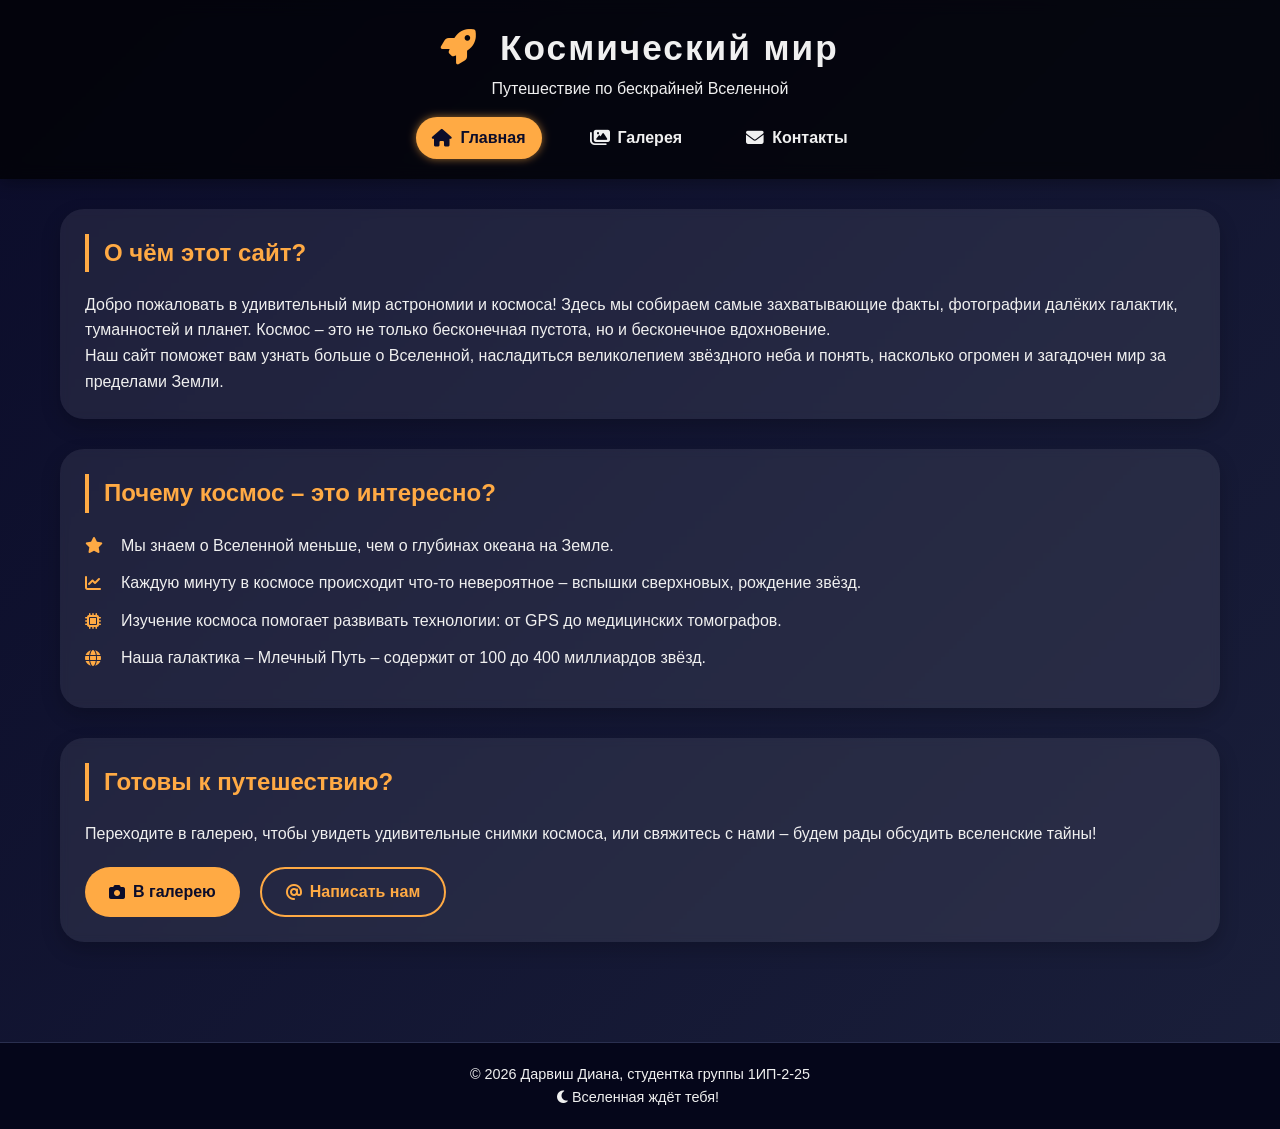
<file: index.html>
<!DOCTYPE html>
<html lang="ru">
<head>
    <meta charset="UTF-8">
    <meta name="viewport" content="width=device-width, initial-scale=1.0">
    <title>Космический мир | Главная</title>
    <link rel="stylesheet" href="style.css">
    <!-- Font Awesome 6 (иконки) -->
    <link rel="stylesheet" href="https://cdnjs.cloudflare.com/ajax/libs/font-awesome/6.4.0/css/all.min.css">
</head>
<body>
    <header>
        <div class="header-content">
            <h1><i class="fas fa-rocket"></i> Космический мир</h1>
            <p>Путешествие по бескрайней Вселенной</p>
        </div>
        <nav>
            <ul class="nav-menu">
                <li><a href="index.html" class="active"><i class="fas fa-home"></i> Главная</a></li>
                <li><a href="gallery.html"><i class="fas fa-images"></i> Галерея</a></li>
                <li><a href="contacts.html"><i class="fas fa-envelope"></i> Контакты</a></li>
            </ul>
        </nav>
    </header>

    <main>
        <section class="intro">
            <h2>О чём этот сайт?</h2>
            <p>Добро пожаловать в удивительный мир астрономии и космоса! Здесь мы собираем самые захватывающие факты, фотографии далёких галактик, туманностей и планет. Космос – это не только бесконечная пустота, но и бесконечное вдохновение.</p>
            <p>Наш сайт поможет вам узнать больше о Вселенной, насладиться великолепием звёздного неба и понять, насколько огромен и загадочен мир за пределами Земли.</p>
        </section>

        <section class="facts">
            <h2>Почему космос – это интересно?</h2>
            <ul>
                <li><i class="fas fa-star"></i> Мы знаем о Вселенной меньше, чем о глубинах океана на Земле.</li>
                <li><i class="fas fa-chart-line"></i> Каждую минуту в космосе происходит что-то невероятное – вспышки сверхновых, рождение звёзд.</li>
                <li><i class="fas fa-microchip"></i> Изучение космоса помогает развивать технологии: от GPS до медицинских томографов.</li>
                <li><i class="fas fa-globe"></i> Наша галактика – Млечный Путь – содержит от 100 до 400 миллиардов звёзд.</li>
            </ul>
        </section>

        <section class="cta">
            <h2>Готовы к путешествию?</h2>
            <p>Переходите в галерею, чтобы увидеть удивительные снимки космоса, или свяжитесь с нами – будем рады обсудить вселенские тайны!</p>
            <div class="cta-buttons">
                <a href="gallery.html" class="btn"><i class="fas fa-camera"></i> В галерею</a>
                <a href="contacts.html" class="btn btn-outline"><i class="fas fa-at"></i> Написать нам</a>
            </div>
        </section>
    </main>

    <footer>
        <p>&copy; 2026 Дарвиш Диана, студентка группы 1ИП‑2‑25</p>
        <p><i class="fas fa-moon"></i> Вселенная ждёт тебя! <i class="fas fa-saturn"></i></p>
    </footer>
</body>
</html>
</file>
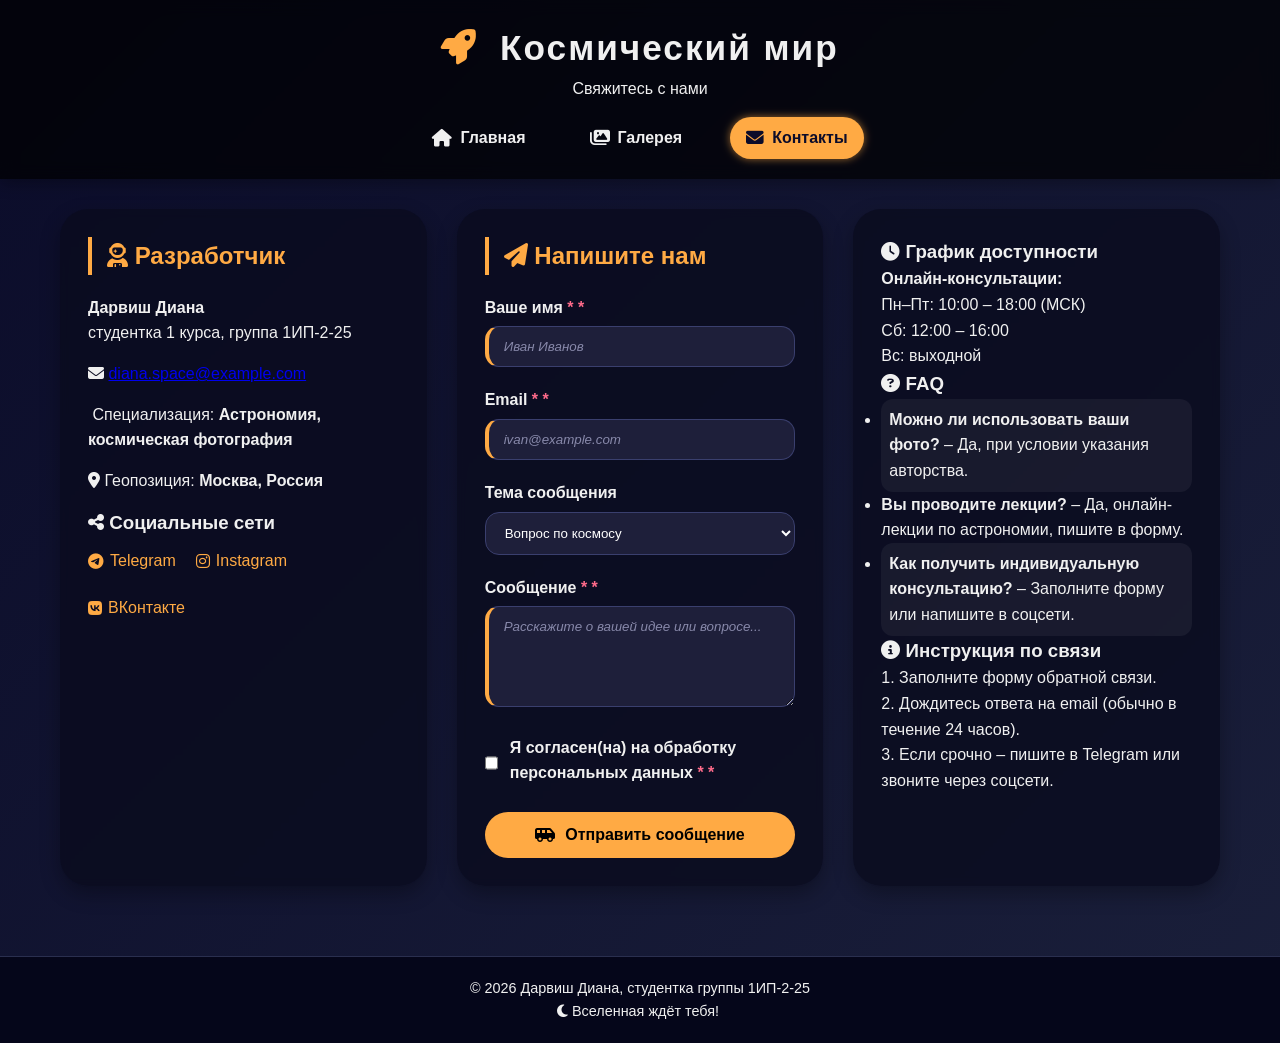
<file: contacts.html>
<!DOCTYPE html>
<html lang="ru">
<head>
    <meta charset="UTF-8">
    <meta name="viewport" content="width=device-width, initial-scale=1.0">
    <title>Космический мир | Контакты</title>
    <link rel="stylesheet" href="style.css">
    <link rel="stylesheet" href="https://cdnjs.cloudflare.com/ajax/libs/font-awesome/6.4.0/css/all.min.css">
</head>
<body>
    <header>
        <div class="header-content">
            <h1><i class="fas fa-rocket"></i> Космический мир</h1>
            <p>Свяжитесь с нами</p>
        </div>
        <nav>
            <ul class="nav-menu">
                <li><a href="index.html"><i class="fas fa-home"></i> Главная</a></li>
                <li><a href="gallery.html"><i class="fas fa-images"></i> Галерея</a></li>
                <li><a href="contacts.html" class="active"><i class="fas fa-envelope"></i> Контакты</a></li>
            </ul>
        </nav>
    </header>

    <main class="contacts-main">
        <div class="contacts-wrapper">
            <!-- Информационная карточка -->
            <div class="info-card">
                <h2><i class="fas fa-user-astronaut"></i> Разработчик</h2>
                <p><strong>Дарвиш Диана</strong><br>студентка 1 курса, группа 1ИП‑2‑25</p>
                <div class="contact-detail">
                    <i class="fas fa-envelope"></i> <a href="mailto:diana.space@example.com">diana.space@example.com</a>
                </div>
                <div class="contact-detail">
                    <i class="fas fa-telescope"></i> Специализация: <strong>Астрономия, космическая фотография</strong>
                </div>
                <div class="contact-detail">
                    <i class="fas fa-map-marker-alt"></i> Геопозиция: <strong>Москва, Россия</strong>
                </div>
                <h3><i class="fas fa-share-alt"></i> Социальные сети</h3>
                <ul class="social-links">
                    <li><a href="#"><i class="fab fa-telegram"></i> Telegram</a></li>
                    <li><a href="#"><i class="fab fa-instagram"></i> Instagram</a></li>
                    <li><a href="#"><i class="fab fa-vk"></i> ВКонтакте</a></li>
                </ul>
            </div>

            <!-- Форма обратной связи -->
            <div class="form-card">
                <h2><i class="fas fa-paper-plane"></i> Напишите нам</h2>
                <form action="#" method="post" id="contact-form">
                    <div class="form-group">
                        <label for="name">Ваше имя <span class="required-star">*</span></label>
                        <input type="text" id="name" name="name" required placeholder="Иван Иванов">
                    </div>
                    <div class="form-group">
                        <label for="email">Email <span class="required-star">*</span></label>
                        <input type="email" id="email" name="email" required placeholder="ivan@example.com">
                    </div>
                    <div class="form-group">
                        <label for="subject">Тема сообщения</label>
                        <select id="subject" name="subject">
                            <option value="question">Вопрос по космосу</option>
                            <option value="cooperation">Сотрудничество</option>
                            <option value="other">Другое</option>
                        </select>
                    </div>
                    <div class="form-group">
                        <label for="message">Сообщение <span class="required-star">*</span></label>
                        <textarea id="message" name="message" rows="5" required placeholder="Расскажите о вашей идее или вопросе..."></textarea>
                    </div>
                    <div class="form-group checkbox-group">
                        <input type="checkbox" id="consent" name="consent" required>
                        <label for="consent">Я согласен(на) на обработку персональных данных <span class="required-star">*</span></label>
                    </div>
                    <button type="submit" class="btn-submit"><i class="fas fa-shuttle-van"></i> Отправить сообщение</button>
                </form>
            </div>

            <!-- Дополнительный блок (FAQ + график) -->
            <div class="extra-info">
                <div class="work-schedule">
                    <h3><i class="fas fa-clock"></i> График доступности</h3>
                    <p><strong>Онлайн-консультации:</strong><br>
                    Пн–Пт: 10:00 – 18:00 (МСК)<br>
                    Сб: 12:00 – 16:00<br>
                    Вс: выходной</p>
                </div>
                <div class="faq">
                    <h3><i class="fas fa-question-circle"></i> FAQ</h3>
                    <ul>
                        <li><strong>Можно ли использовать ваши фото?</strong> – Да, при условии указания авторства.</li>
                        <li><strong>Вы проводите лекции?</strong> – Да, онлайн-лекции по астрономии, пишите в форму.</li>
                        <li><strong>Как получить индивидуальную консультацию?</strong> – Заполните форму или напишите в соцсети.</li>
                    </ul>
                </div>
                <div class="instruction">
                    <h3><i class="fas fa-info-circle"></i> Инструкция по связи</h3>
                    <p>1. Заполните форму обратной связи.<br>
                    2. Дождитесь ответа на email (обычно в течение 24 часов).<br>
                    3. Если срочно – пишите в Telegram или звоните через соцсети.</p>
                </div>
            </div>
        </div>
    </main>

    <footer>
        <p>&copy; 2026 Дарвиш Диана, студентка группы 1ИП‑2‑25</p>
        <p><i class="fas fa-moon"></i> Вселенная ждёт тебя! <i class="fas fa-saturn"></i></p>
    </footer>
</body>
</html>
</file>
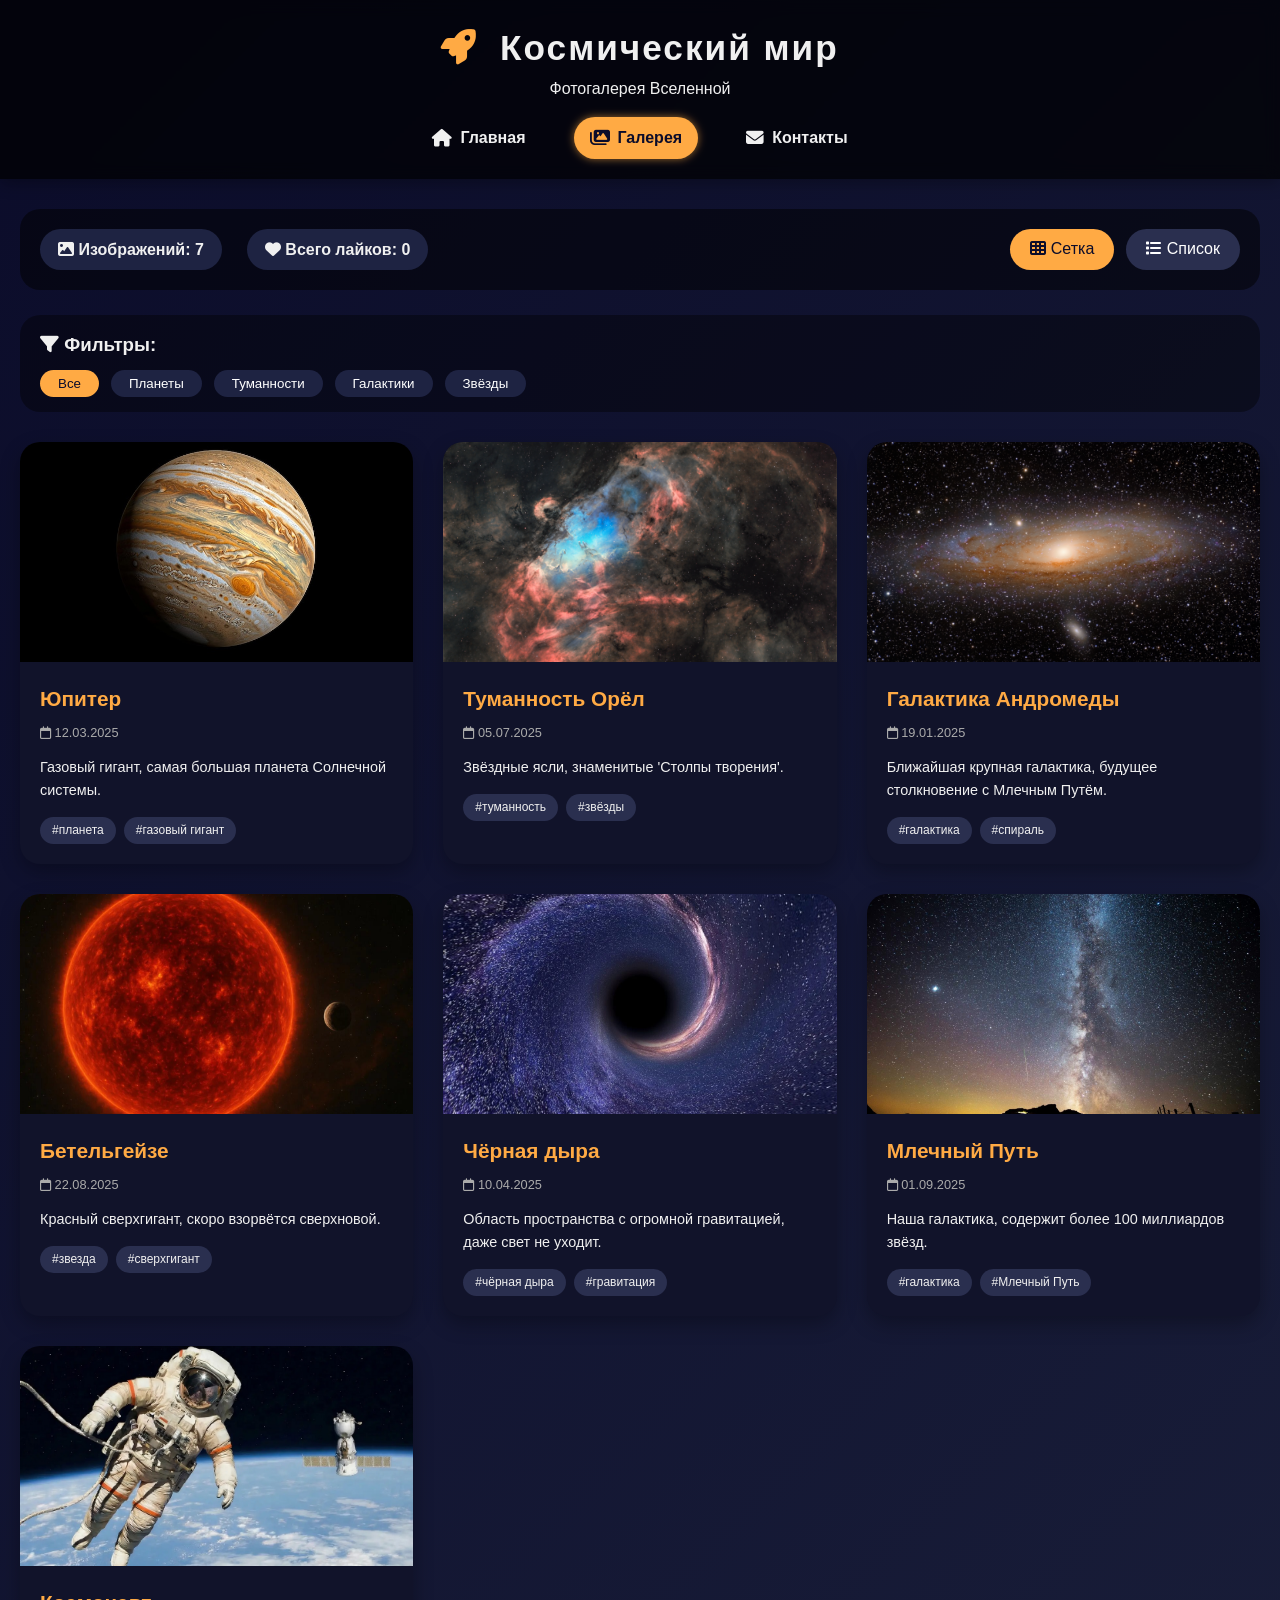
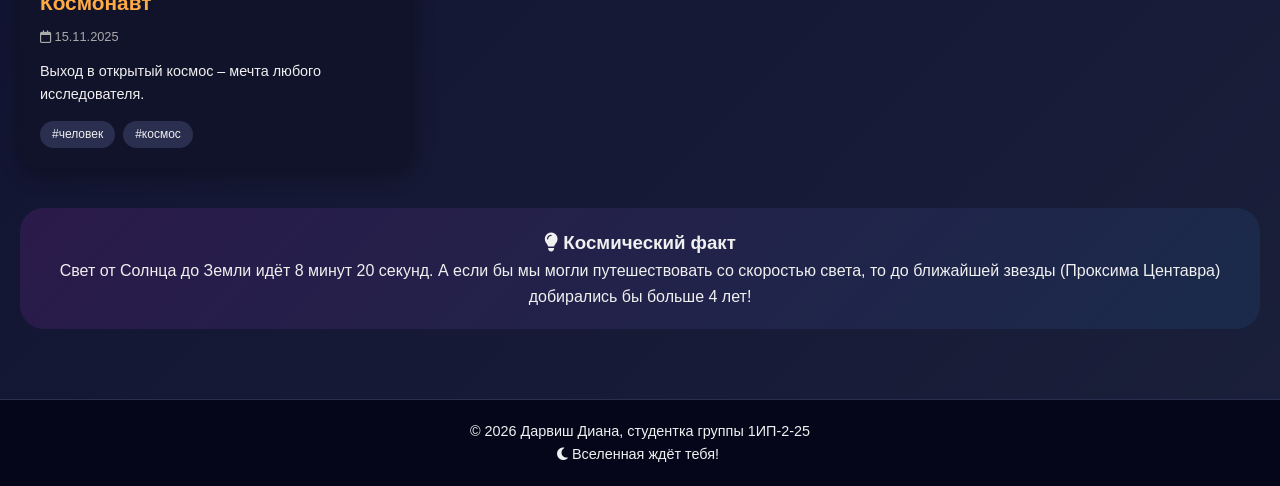
<file: gallery.html>
<!DOCTYPE html>
<html lang="ru">
<head>
    <meta charset="UTF-8">
    <meta name="viewport" content="width=device-width, initial-scale=1.0">
    <title>Космический мир | Галерея</title>
    <link rel="stylesheet" href="style.css">
    <link rel="stylesheet" href="https://cdnjs.cloudflare.com/ajax/libs/font-awesome/6.4.0/css/all.min.css">
</head>
<body>
    <header>
        <div class="header-content">
            <h1><i class="fas fa-rocket"></i> Космический мир</h1>
            <p>Фотогалерея Вселенной</p>
        </div>
        <nav>
            <ul class="nav-menu">
                <li><a href="index.html"><i class="fas fa-home"></i> Главная</a></li>
                <li><a href="gallery.html" class="active"><i class="fas fa-images"></i> Галерея</a></li>
                <li><a href="contacts.html"><i class="fas fa-envelope"></i> Контакты</a></li>
            </ul>
        </nav>
    </header>

    <main class="gallery-container">
        <!-- Панель управления -->
        <div class="controls-panel">
            <div class="stats">
                <span class="stat-item"><i class="fas fa-image"></i> Изображений: <span id="image-counter">0</span></span>
                <span class="stat-item"><i class="fas fa-heart"></i> Всего лайков: <span id="total-likes">0</span></span>
            </div>
            <div class="view-controls">
                <button id="grid-view" class="view-btn active"><i class="fas fa-th"></i> Сетка</button>
                <button id="list-view" class="view-btn"><i class="fas fa-list"></i> Список</button>
            </div>
        </div>

        <!-- Фильтры по категориям -->
        <div class="filters">
            <h3><i class="fas fa-filter"></i> Фильтры:</h3>
            <div class="filter-buttons">
                <button class="filter-btn active" data-filter="all">Все</button>
                <button class="filter-btn" data-filter="planet">Планеты</button>
                <button class="filter-btn" data-filter="nebula">Туманности</button>
                <button class="filter-btn" data-filter="galaxy">Галактики</button>
                <button class="filter-btn" data-filter="star">Звёзды</button>
            </div>
        </div>

        <!-- Контейнер для карточек (заполняется JS) -->
        <div class="gallery-grid" id="image-gallery"></div>

        <!-- Блок с интересным фактом -->
        <aside class="gallery-info">
            <h3><i class="fas fa-lightbulb"></i> Космический факт</h3>
            <p>Свет от Солнца до Земли идёт 8 минут 20 секунд. А если бы мы могли путешествовать со скоростью света, то до ближайшей звезды (Проксима Центавра) добирались бы больше 4 лет!</p>
        </aside>
    </main>

    <footer>
        <p>&copy; 2026 Дарвиш Диана, студентка группы 1ИП‑2‑25</p>
        <p><i class="fas fa-moon"></i> Вселенная ждёт тебя! <i class="fas fa-saturn"></i></p>
    </footer>

    <script src="script.js"></script>
</body>
</html>
</file>
<file: style.css>
/* ========== ГЛОБАЛЬНЫЕ СТИЛИ ========== */
* {
    margin: 0;
    padding: 0;
    box-sizing: border-box;
}

body {
    font-family: 'Segoe UI', Tahoma, Geneva, Verdana, sans-serif;
    background: linear-gradient(135deg, #0b0c2a 0%, #1a1f3a 100%);
    color: #f0f0f0;
    line-height: 1.6;
    min-height: 100vh;
    display: flex;
    flex-direction: column;
}

/* ========== ШАПКА И НАВИГАЦИЯ (Flexbox) ========== */
header {
    background: rgba(0, 0, 0, 0.7);
    backdrop-filter: blur(8px);
    padding: 20px 5%;
    box-shadow: 0 4px 15px rgba(0,0,0,0.3);
}

.header-content {
    text-align: center;
    margin-bottom: 15px;
}

.header-content h1 {
    font-size: 2.2rem;
    letter-spacing: 2px;
}

.header-content h1 i {
    color: #ffaa44;
    margin-right: 10px;
}

.nav-menu {
    display: flex;
    justify-content: center;
    gap: 2rem;
    list-style: none;
    flex-wrap: wrap;
}

.nav-menu li a {
    color: #f0f0f0;
    text-decoration: none;
    font-weight: bold;
    padding: 8px 16px;
    border-radius: 30px;
    transition: all 0.3s ease;
    display: inline-flex;
    align-items: center;
    gap: 8px;
}

.nav-menu li a i {
    font-size: 1.1rem;
}

.nav-menu li a:hover,
.nav-menu li a.active {
    background: #ffaa44;
    color: #0b0c2a;
    box-shadow: 0 0 8px rgba(255,170,68,0.6);
}

/* ========== ОСНОВНОЙ КОНТЕНТ ========== */
main {
    flex: 1;
    max-width: 1200px;
    margin: 30px auto;
    padding: 0 20px;
    width: 100%;
}

/* Стили для index.html */
.intro, .facts, .cta {
    background: rgba(255,255,255,0.08);
    border-radius: 24px;
    padding: 25px;
    margin-bottom: 30px;
    backdrop-filter: blur(4px);
    box-shadow: 0 8px 20px rgba(0,0,0,0.2);
}

h2 {
    color: #ffaa44;
    margin-bottom: 20px;
    border-left: 4px solid #ffaa44;
    padding-left: 15px;
}

.facts ul li {
    margin: 12px 0;
    list-style: none;
    display: flex;
    align-items: center;
    gap: 12px;
}

.facts ul li i {
    color: #ffaa44;
    width: 24px;
}

.cta-buttons {
    margin-top: 20px;
    display: flex;
    gap: 20px;
    flex-wrap: wrap;
}

.btn {
    background: #ffaa44;
    color: #0b0c2a;
    padding: 10px 24px;
    border-radius: 40px;
    text-decoration: none;
    font-weight: bold;
    transition: transform 0.2s, box-shadow 0.2s;
    display: inline-flex;
    align-items: center;
    gap: 8px;
}

.btn-outline {
    background: transparent;
    border: 2px solid #ffaa44;
    color: #ffaa44;
}

.btn:hover {
    transform: translateY(-3px);
    box-shadow: 0 6px 14px rgba(255,170,68,0.4);
}

/* ========== СТРАНИЦА ГАЛЕРЕИ (CSS GRID) ========== */
.gallery-container {
    max-width: 1300px;
}

.controls-panel {
    display: grid;
    grid-template-columns: 1fr auto;
    gap: 20px;
    background: rgba(0,0,0,0.5);
    padding: 20px;
    border-radius: 20px;
    margin-bottom: 25px;
    flex-wrap: wrap;
}

.stats {
    display: flex;
    gap: 25px;
    flex-wrap: wrap;
}

.stat-item {
    background: #1e2342;
    padding: 8px 18px;
    border-radius: 40px;
    font-weight: bold;
}

.view-controls {
    display: flex;
    gap: 12px;
}

.view-btn {
    background: #2a2f4f;
    border: none;
    padding: 8px 20px;
    border-radius: 30px;
    color: white;
    cursor: pointer;
    transition: 0.2s;
    font-size: 1rem;
}

.view-btn.active {
    background: #ffaa44;
    color: #0b0c2a;
}

.filters {
    background: rgba(0,0,0,0.4);
    padding: 15px 20px;
    border-radius: 20px;
    margin-bottom: 30px;
}

.filter-buttons {
    display: flex;
    gap: 12px;
    flex-wrap: wrap;
    margin-top: 10px;
}

.filter-btn {
    background: #1e2342;
    border: none;
    padding: 6px 18px;
    border-radius: 30px;
    color: white;
    cursor: pointer;
    transition: 0.2s;
}

.filter-btn.active, .filter-btn:hover {
    background: #ffaa44;
    color: #0b0c2a;
}

/* Grid-сетка */
.gallery-grid {
    display: grid;
    grid-template-columns: repeat(auto-fill, minmax(300px, 1fr));
    gap: 30px;
    margin-bottom: 40px;
}

/* Вид списком */
.gallery-grid.list-view {
    grid-template-columns: 1fr;
    max-width: 800px;
    margin-left: auto;
    margin-right: auto;
}

/* Карточка изображения */
.image-card {
    background: #11132a;
    border-radius: 20px;
    overflow: hidden;
    transition: 0.3s;
    box-shadow: 0 8px 20px rgba(0,0,0,0.3);
    display: flex;
    flex-direction: column;
}

.image-card:hover {
    transform: translateY(-8px);
    box-shadow: 0 15px 30px rgba(0,0,0,0.5);
}

.card-image {
    position: relative;
    height: 220px;
    overflow: hidden;
}

.gallery-img {
    width: 100%;
    height: 100%;
    object-fit: cover;
    transition: 0.4s;
}

.image-card:hover .gallery-img {
    transform: scale(1.05);
}

.image-overlay {
    position: absolute;
    top: 12px;
    right: 12px;
    display: flex;
    gap: 10px;
    opacity: 0;
    transition: 0.3s;
}

.image-card:hover .image-overlay {
    opacity: 1;
}

.like-btn, .zoom-btn {
    background: rgba(0,0,0,0.7);
    border: none;
    width: 38px;
    height: 38px;
    border-radius: 50%;
    color: white;
    cursor: pointer;
    backdrop-filter: blur(4px);
    transition: 0.2s;
}

.like-btn.liked {
    background: #ff6b8b;
    color: white;
}

.zoom-btn:hover {
    background: #ffaa44;
    color: black;
}

.card-content {
    padding: 20px;
    flex: 1;
}

.image-title {
    font-size: 1.3rem;
    margin-bottom: 8px;
    color: #ffaa44;
}

.image-date {
    font-size: 0.8rem;
    color: #aaa;
    margin-bottom: 12px;
}

.image-description {
    font-size: 0.9rem;
    margin-bottom: 15px;
}

.image-tags {
    display: flex;
    flex-wrap: wrap;
    gap: 8px;
}

.tag {
    background: #2a2f4f;
    padding: 4px 12px;
    border-radius: 20px;
    font-size: 0.75rem;
}

.gallery-info {
    background: linear-gradient(135deg, #2a1a4a, #1a2a4a);
    border-radius: 24px;
    padding: 20px;
    text-align: center;
    margin-top: 20px;
}

/* ========== СТРАНИЦА КОНТАКТОВ (псевдоклассы/псевдоэлементы) ========== */
.contacts-wrapper {
    display: grid;
    grid-template-columns: repeat(auto-fit, minmax(320px, 1fr));
    gap: 30px;
}

.info-card, .form-card, .extra-info {
    background: rgba(10, 12, 30, 0.8);
    backdrop-filter: blur(4px);
    border-radius: 28px;
    padding: 28px;
    box-shadow: 0 8px 20px rgba(0,0,0,0.3);
}

.contact-detail {
    margin: 15px 0;
}

.social-links {
    list-style: none;
    margin-top: 10px;
    display: flex;
    gap: 20px;
    flex-wrap: wrap;
}

.social-links li a {
    color: #ffaa44;
    text-decoration: none;
    transition: 0.2s;
    display: inline-flex;
    align-items: center;
    gap: 6px;
}

.social-links li a:hover {
    color: white;
    text-shadow: 0 0 4px #ffaa44;
}

/* Форма – псевдоклассы и псевдоэлементы */
.form-group {
    margin-bottom: 20px;
}

label {
    display: block;
    margin-bottom: 6px;
    font-weight: bold;
}

.required-star {
    color: #ff6b8b;
}

/* Псевдоэлемент ::after для обязательных полей */
label[for="name"]::after,
label[for="email"]::after,
label[for="message"]::after,
.checkbox-group label::after {
    content: " *";
    color: #ff6b8b;
    font-weight: bold;
}

/* Псевдоэлемент ::before для иконок в инпутах (декорация) */
input, select, textarea {
    width: 100%;
    padding: 12px 15px;
    background: #1e1f3a;
    border: 1px solid #3a3f6e;
    border-radius: 14px;
    color: white;
    font-family: inherit;
    transition: 0.2s;
}

input:focus, select:focus, textarea:focus {
    outline: none;
    border-color: #ffaa44;
    box-shadow: 0 0 8px rgba(255,170,68,0.5);
}

/* Псевдокласс :required – рамка */
input:required, textarea:required {
    border-left: 4px solid #ffaa44;
}

/* Псевдокласс :invalid (просто для визуала) */
input:invalid:not(:placeholder-shown) {
    border-color: #ff6b8b;
}

/* Псевдоэлемент ::placeholder */
::placeholder {
    color: #8889aa;
    font-style: italic;
    transition: 0.2s;
}

input:focus::placeholder, textarea:focus::placeholder {
    opacity: 0.5;
}

/* Чекбокс и его псевдокласс :checked */
.checkbox-group {
    display: flex;
    align-items: center;
    gap: 12px;
}

.checkbox-group input {
    width: 20px;
    height: 20px;
    accent-color: #ffaa44;
}

.checkbox-group input:checked + label {
    color: #ffaa44;
}

/* Псевдокласс :nth-child для FAQ (чередование) */
.faq ul li:nth-child(odd) {
    background: rgba(255,255,255,0.05);
    padding: 8px;
    border-radius: 12px;
}

/* Псевдоэлемент ::selection */
::selection {
    background: #ffaa44;
    color: #0b0c2a;
}

.btn-submit {
    background: #ffaa44;
    border: none;
    padding: 14px 24px;
    border-radius: 40px;
    font-weight: bold;
    font-size: 1rem;
    cursor: pointer;
    transition: 0.2s;
    width: 100%;
    display: flex;
    justify-content: center;
    gap: 10px;
    align-items: center;
}

.btn-submit:hover {
    background: #ffcc66;
    transform: scale(1.02);
    box-shadow: 0 4px 12px rgba(255,170,68,0.5);
}

/* ========== ПОДВАЛ ========== */
footer {
    text-align: center;
    padding: 20px;
    background: #05061a;
    margin-top: 40px;
    font-size: 0.9rem;
    border-top: 1px solid #2a2f4f;
}

/* ========== АДАПТИВНОСТЬ (медиа-запросы) ========== */
@media (max-width: 768px) {
    .nav-menu {
        gap: 1rem;
    }
    .controls-panel {
        grid-template-columns: 1fr;
        text-align: center;
    }
    .stats {
        justify-content: center;
    }
    .view-controls {
        justify-content: center;
    }
    .contacts-wrapper {
        grid-template-columns: 1fr;
    }
    .gallery-grid {
        grid-template-columns: 1fr;
    }
    .btn, .cta-buttons {
        justify-content: center;
    }
    .header-content h1 {
        font-size: 1.6rem;
    }
}
</file>
